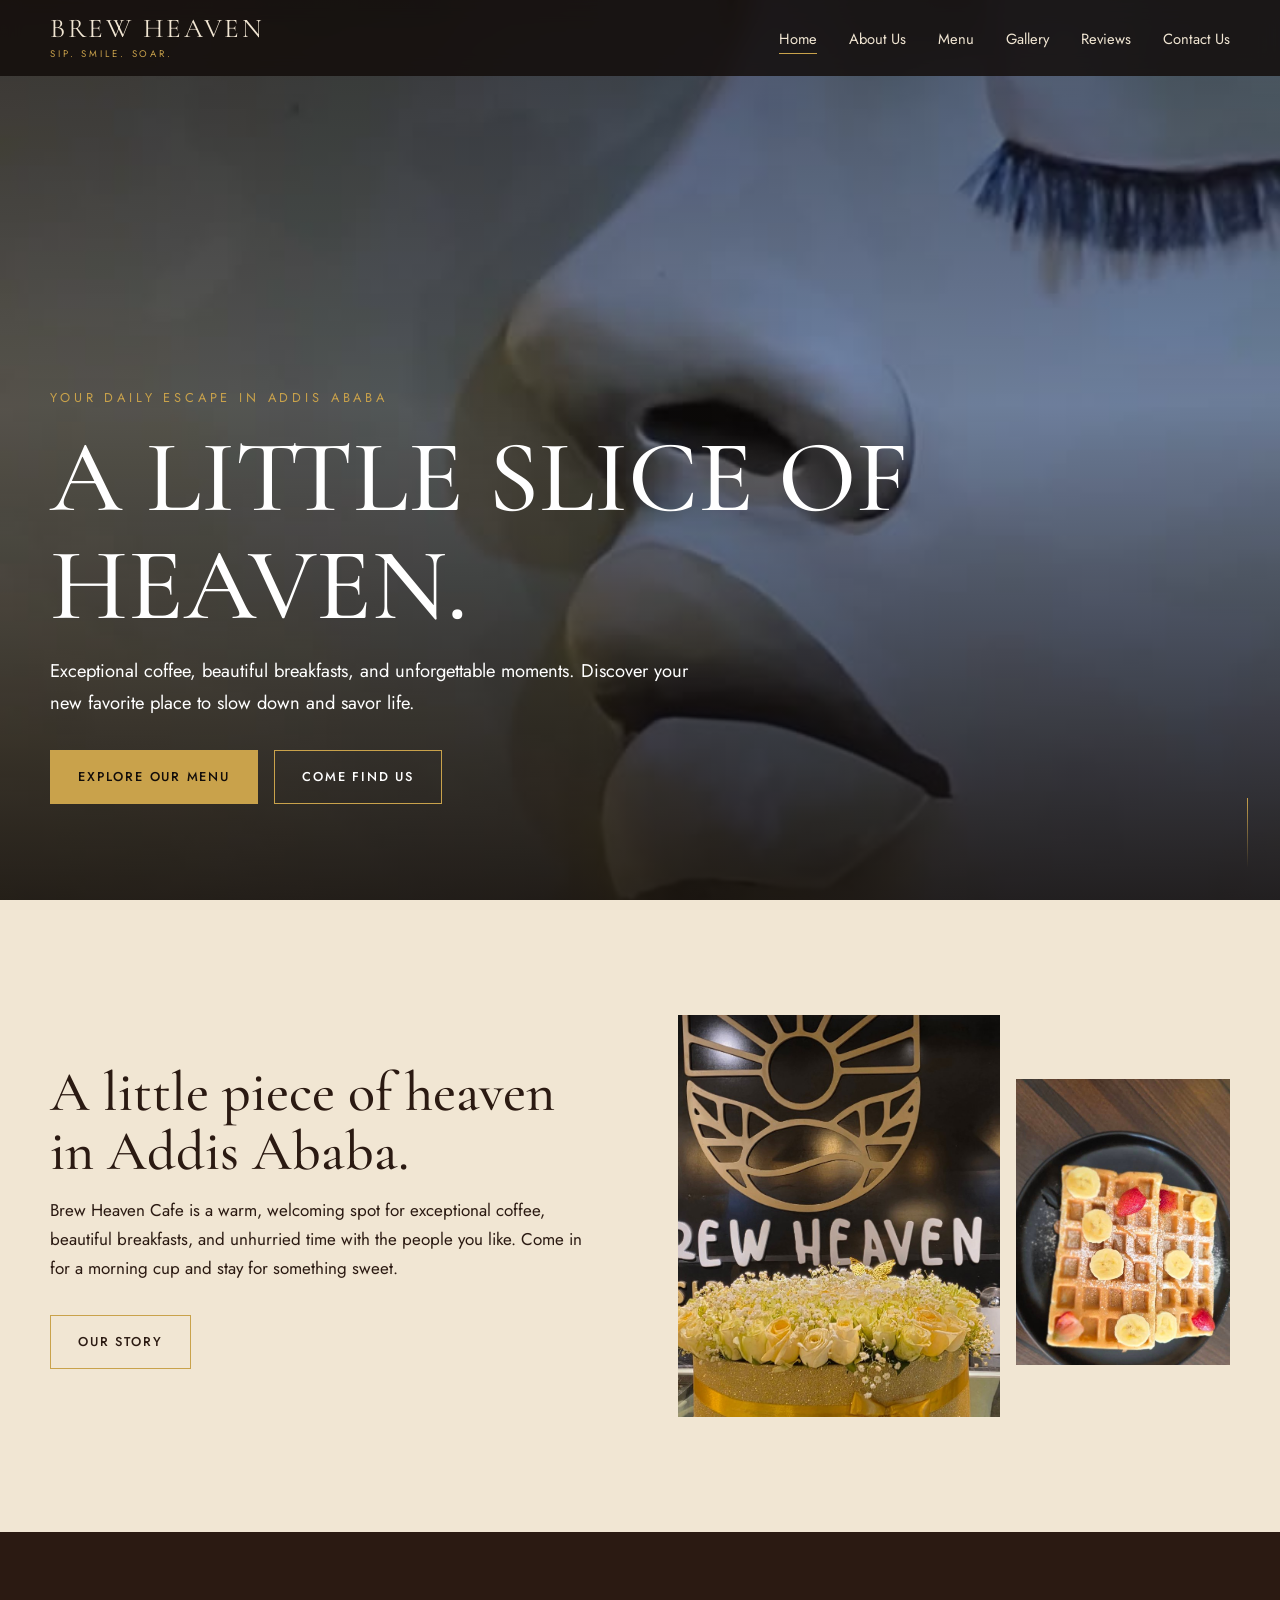
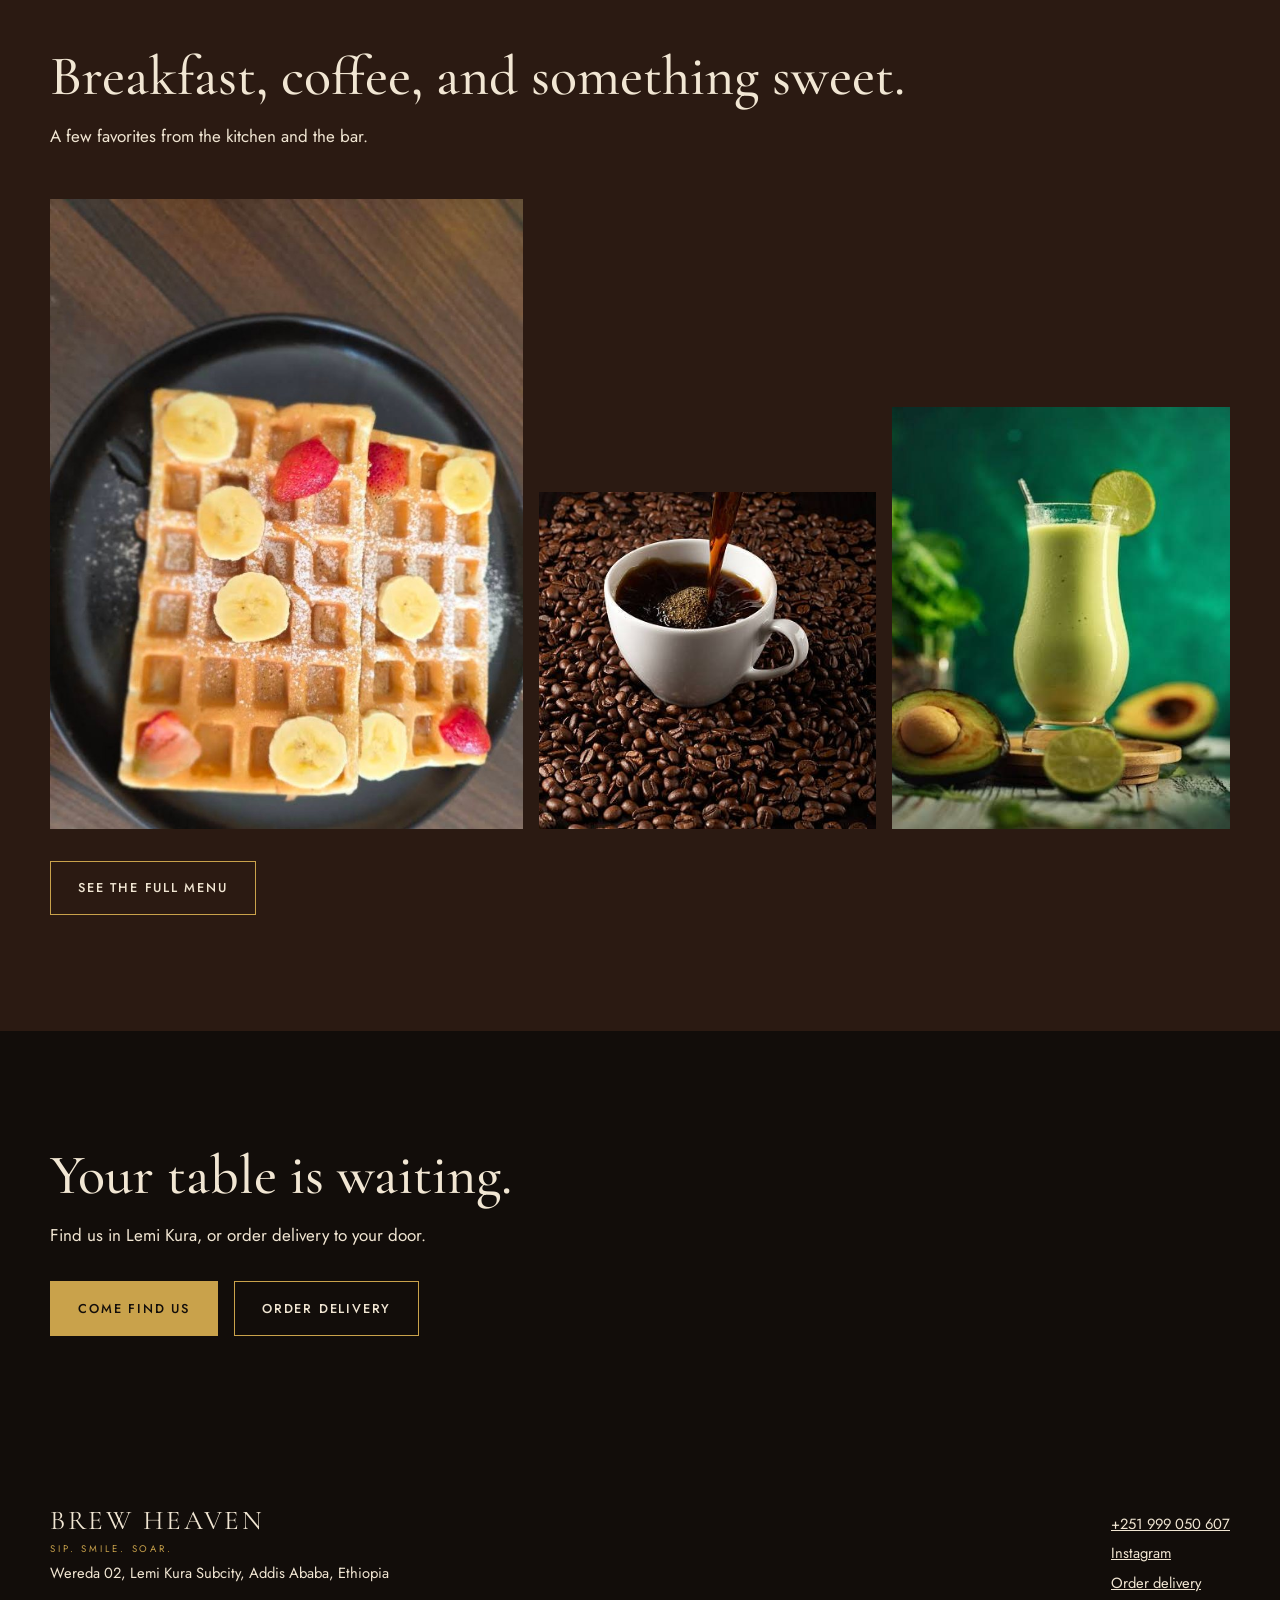
<file: index.html>
<!DOCTYPE html>
<html lang="en"><head><meta charset="utf-8"><meta name="viewport" content="width=device-width,initial-scale=1">
<title>Brew Heaven Cafe | Coffee and Breakfast in Addis Ababa</title><meta name="description" content="Exceptional coffee, beautiful breakfasts, and unforgettable moments at Brew Heaven Cafe in Lemi Kura, Addis Ababa.">
<meta property="og:type" content="website"><meta property="og:title" content="Brew Heaven Cafe | Coffee and Breakfast in Addis Ababa"><meta property="og:description" content="Exceptional coffee, beautiful breakfasts, and unforgettable moments at Brew Heaven Cafe in Lemi Kura, Addis Ababa."><meta property="og:image" content="images/interior-counter.jpg">
<link rel="preconnect" href="https://fonts.googleapis.com"><link rel="preconnect" href="https://fonts.gstatic.com" crossorigin>
<link href="https://fonts.googleapis.com/css2?family=Cormorant+Garamond:wght@500;600&family=Jost:wght@400;500&display=swap" rel="stylesheet">
<link rel="stylesheet" href="css/styles.css"></head><body>
<header><div class="wrap bar">
<!-- LOGO: when you have the logo file, replace the text below with <img src="images/logo.png" alt="Brew Heaven Cafe" height="44"> -->
<a class="brand" href="index.html">BREW HEAVEN<small>SIP. SMILE. SOAR.</small></a>
<button id="burger" aria-label="Open menu" aria-expanded="false" aria-controls="menu">Menu</button>
<nav aria-label="Main"><ul class="menu" id="menu"><li><a href="index.html" aria-current="page">Home</a></li><li><a href="about.html">About Us</a></li><li><a href="menu.html">Menu</a></li><li><a href="gallery.html">Gallery</a></li><li><a href="reviews.html">Reviews</a></li><li><a href="contact.html">Contact Us</a></li></ul></nav></div></header>
<main><section class="hero"><video autoplay muted loop playsinline preload="auto" poster="images/hero-poster.jpg" aria-hidden="true"><source src="video/hero.mp4" type="video/mp4"></video>
<div class="wrap"><p class="intro">YOUR DAILY ESCAPE IN ADDIS ABABA</p><h1><span style="animation-delay:0.3s">A</span> <span style="animation-delay:0.48s">LITTLE</span> <span style="animation-delay:0.6599999999999999s">SLICE</span> <span style="animation-delay:0.8400000000000001s">OF</span> <span style="animation-delay:1.02s">HEAVEN.</span> </h1>
<p>Exceptional coffee, beautiful breakfasts, and unforgettable moments. Discover your new favorite place to slow down and savor life.</p>
<div class="btns"><a class="btn fill" href="menu.html" >EXPLORE OUR MENU</a><a class="btn " href="contact.html" >COME FIND US</a></div></div><span class="scroll" aria-hidden="true"></span></section><section class="cream"><div class="wrap"><div class="split"><div class="rv"><h2>A little piece of heaven in Addis Ababa.</h2><p>Brew Heaven Cafe is a warm, welcoming spot for exceptional coffee, beautiful breakfasts, and unhurried time with the people you like. Come in for a morning cup and stay for something sweet.</p><div class="btns"><a class="btn " href="about.html" >OUR STORY</a></div></div>
<div class="duo"><div class="ph "><img src="images/logo-wall-roses.jpg" alt="The Brew Heaven sign and gold sun logo on a black wall above a bouquet of cream roses" width="1105" height="1045" loading="lazy" decoding="async"></div><div class="ph "><img src="images/waffles.jpg" alt="Two golden waffles dusted with sugar and topped with banana slices and strawberries on a black plate" width="885" height="1040" loading="lazy" decoding="async"></div></div></div></div></section><section class="dark"><div class="wrap"><h2 class="rv">Breakfast, coffee, and something sweet.</h2><p>A few favorites from the kitchen and the bar.</p>
<div class="tri"><div class="ph "><img src="images/waffles.jpg" alt="Two golden waffles dusted with sugar and topped with banana slices and strawberries on a black plate" width="885" height="1040" loading="lazy" decoding="async"></div><div class="ph "><img src="images/coffee.jpg" alt="Fresh coffee being poured into a white cup surrounded by roasted coffee beans" width="411" height="612" loading="lazy" decoding="async"></div><div class="ph "><img src="images/avocado-juice.jpg" alt="A tall glass of creamy avocado juice with a lime slice beside halved avocados" width="495" height="619" loading="lazy" decoding="async"></div></div><div class="btns"><a class="btn " href="menu.html" >SEE THE FULL MENU</a></div></div></section><section class="black"><div class="wrap"><h2>Your table is waiting.</h2><p>Find us in Lemi Kura, or order delivery to your door.</p><div class="btns"><a class="btn fill" href="contact.html" >COME FIND US</a><a class="btn " href="https://deliveraddis.com/restaurants/brew-heaven" target="_blank" rel="noopener">ORDER DELIVERY</a></div></div></section></main>
<footer><div class="wrap"><div><a class="brand" href="index.html">BREW HEAVEN<small>SIP. SMILE. SOAR.</small></a><p>Wereda 02, Lemi Kura Subcity, Addis Ababa, Ethiopia</p></div>
<div><p><a href="tel:+251999050607">+251 999 050 607</a></p><p><a href="https://www.instagram.com/brewheaven_addis/" target="_blank" rel="noopener">Instagram</a></p><p><a href="https://deliveraddis.com/restaurants/brew-heaven" target="_blank" rel="noopener">Order delivery</a></p></div></div></footer>
<script src="js/main.js"></script></body></html>
</file>
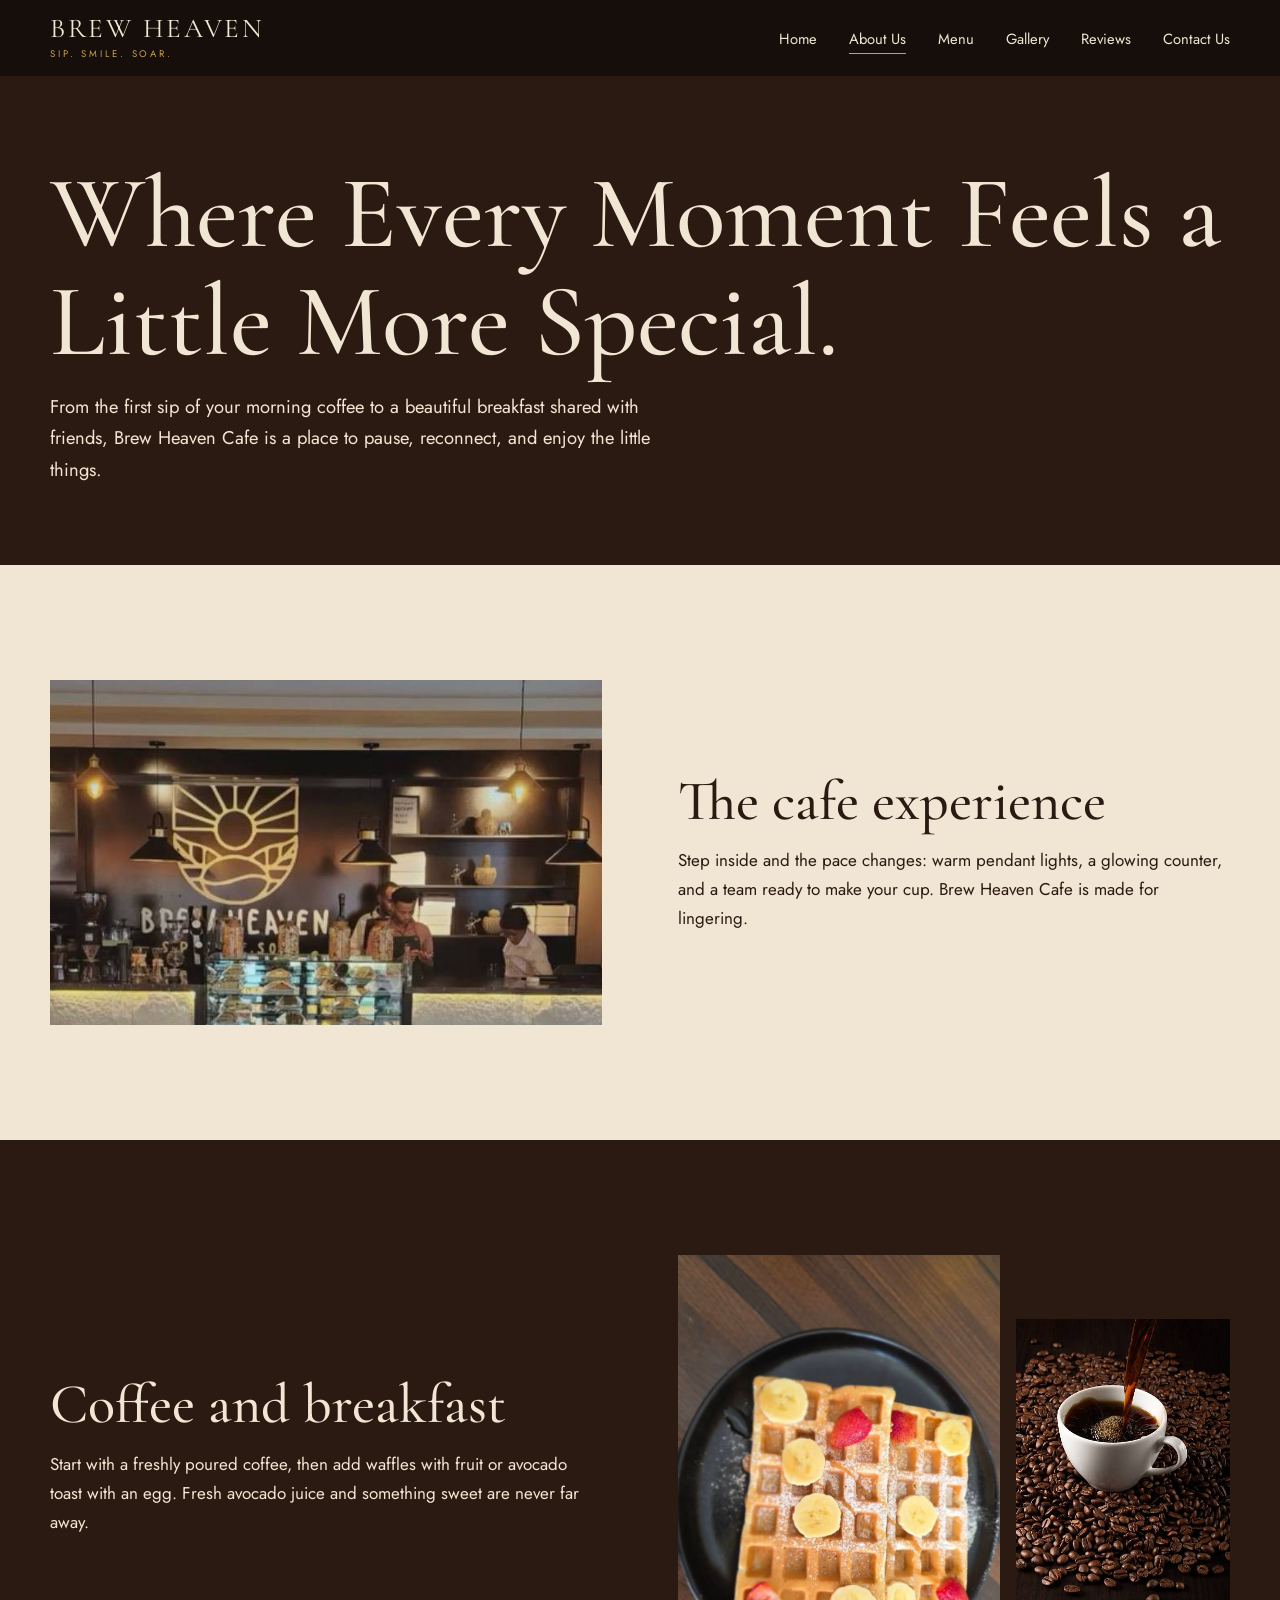
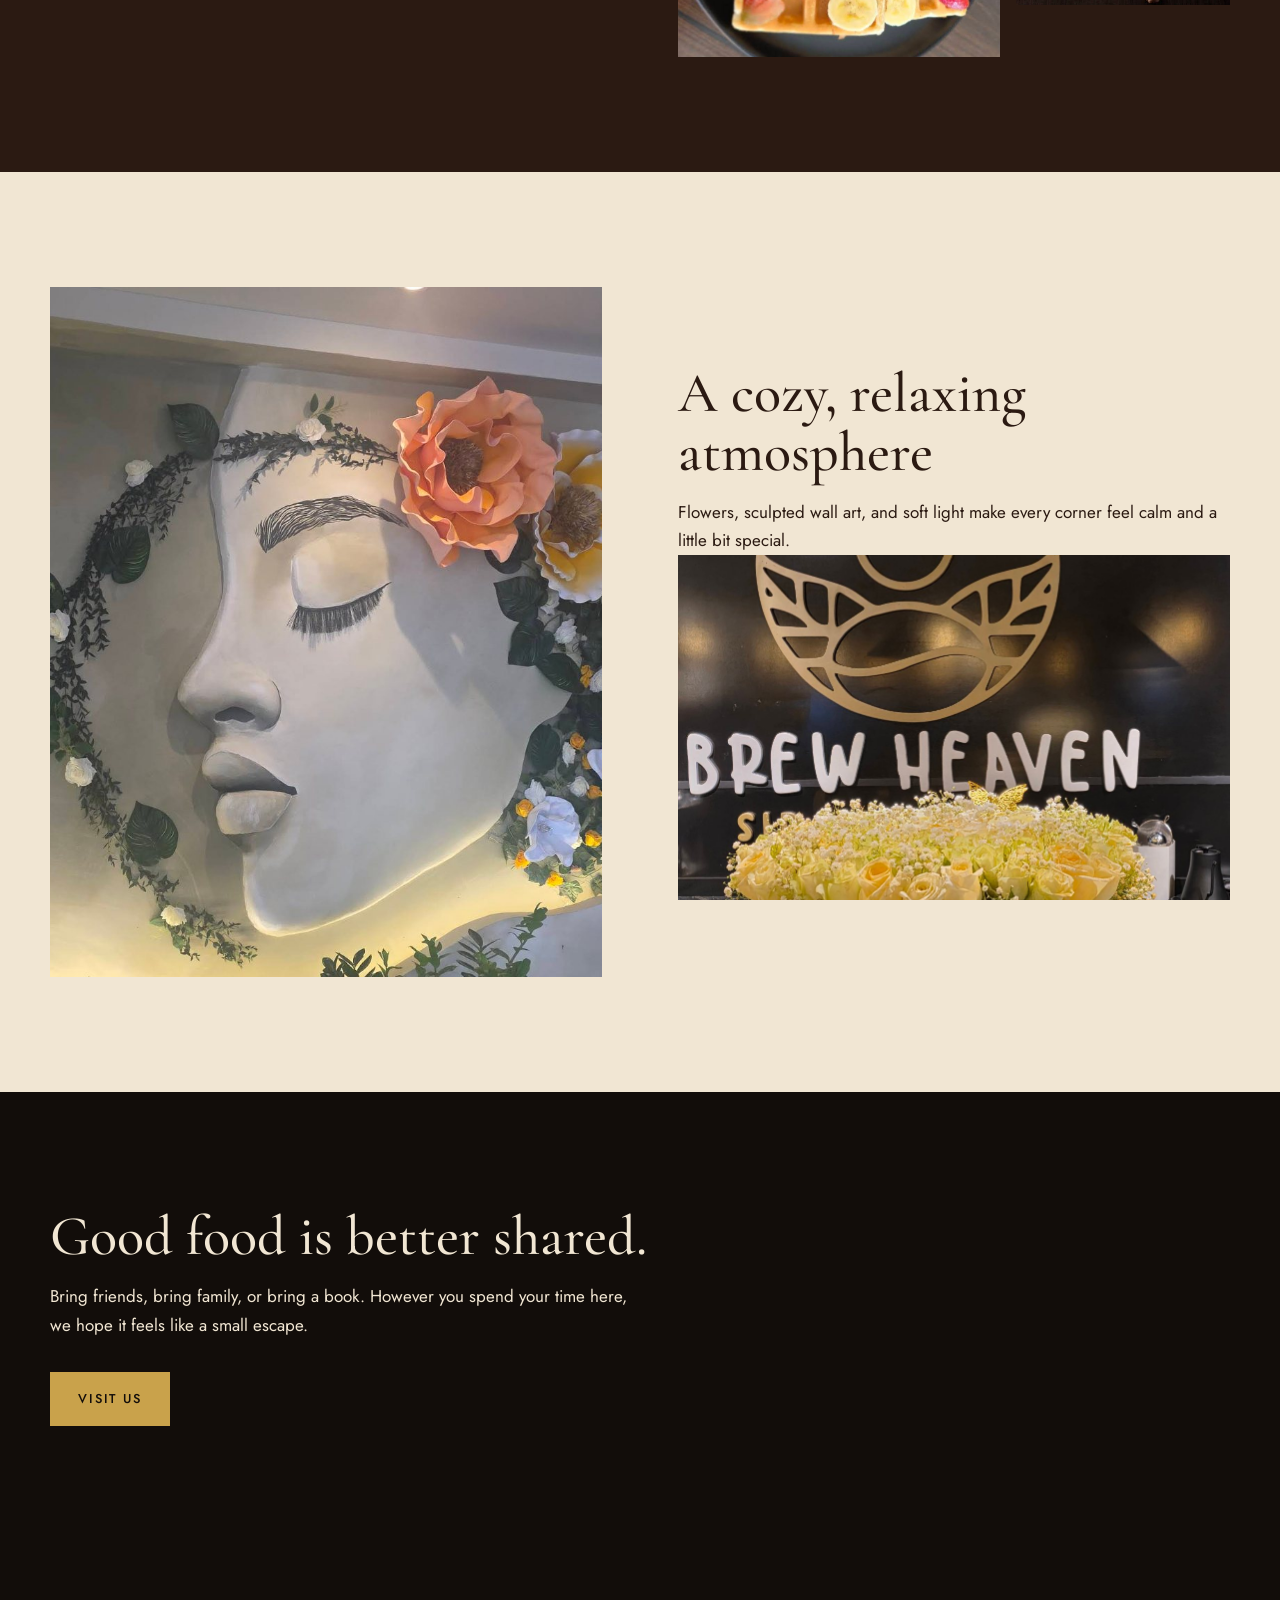
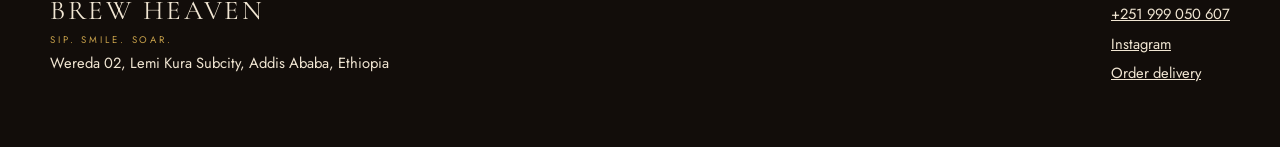
<file: about.html>
<!DOCTYPE html>
<html lang="en"><head><meta charset="utf-8"><meta name="viewport" content="width=device-width,initial-scale=1">
<title>About Us | Brew Heaven Cafe</title><meta name="description" content="Brew Heaven Cafe is a cozy place in Addis Ababa to pause, reconnect, and enjoy coffee, breakfast, and good company.">
<meta property="og:type" content="website"><meta property="og:title" content="About Us | Brew Heaven Cafe"><meta property="og:description" content="Brew Heaven Cafe is a cozy place in Addis Ababa to pause, reconnect, and enjoy coffee, breakfast, and good company."><meta property="og:image" content="images/interior-counter.jpg">
<link rel="preconnect" href="https://fonts.googleapis.com"><link rel="preconnect" href="https://fonts.gstatic.com" crossorigin>
<link href="https://fonts.googleapis.com/css2?family=Cormorant+Garamond:wght@500;600&family=Jost:wght@400;500&display=swap" rel="stylesheet">
<link rel="stylesheet" href="css/styles.css"></head><body>
<header><div class="wrap bar">
<!-- LOGO: when you have the logo file, replace the text below with <img src="images/logo.png" alt="Brew Heaven Cafe" height="44"> -->
<a class="brand" href="index.html">BREW HEAVEN<small>SIP. SMILE. SOAR.</small></a>
<button id="burger" aria-label="Open menu" aria-expanded="false" aria-controls="menu">Menu</button>
<nav aria-label="Main"><ul class="menu" id="menu"><li><a href="index.html">Home</a></li><li><a href="about.html" aria-current="page">About Us</a></li><li><a href="menu.html">Menu</a></li><li><a href="gallery.html">Gallery</a></li><li><a href="reviews.html">Reviews</a></li><li><a href="contact.html">Contact Us</a></li></ul></nav></div></header>
<main><section class="phead dark"><div class="wrap"><h1>Where Every Moment Feels a Little More Special.</h1><p>From the first sip of your morning coffee to a beautiful breakfast shared with friends, Brew Heaven Cafe is a place to pause, reconnect, and enjoy the little things.</p></div></section><section class="cream"><div class="wrap"><div class="split"><div class="ph land"><img src="images/interior-counter.jpg" alt="The Brew Heaven Cafe counter with warm pendant lights, the sun-and-leaf logo sign and a pastry display" width="1008" height="420" loading="lazy" decoding="async"></div><div><h2>The cafe experience</h2><p>Step inside and the pace changes: warm pendant lights, a glowing counter, and a team ready to make your cup. Brew Heaven Cafe is made for lingering.</p></div></div></div></section><section class="dark"><div class="wrap"><div class="split rev"><div class="duo"><div class="ph "><img src="images/waffles.jpg" alt="Two golden waffles dusted with sugar and topped with banana slices and strawberries on a black plate" width="885" height="1040" loading="lazy" decoding="async"></div><div class="ph "><img src="images/coffee.jpg" alt="Fresh coffee being poured into a white cup surrounded by roasted coffee beans" width="411" height="612" loading="lazy" decoding="async"></div></div><div><h2>Coffee and breakfast</h2><p>Start with a freshly poured coffee, then add waffles with fruit or avocado toast with an egg. Fresh avocado juice and something sweet are never far away.</p></div></div></div></section><section class="cream"><div class="wrap"><div class="split"><div class="ph tall"><img src="images/wall-art-mural.jpg" alt="A sculpted wall mural of a woman's face crowned with paper flowers and greenery" width="1258" height="992" loading="lazy" decoding="async"></div><div><h2>A cozy, relaxing atmosphere</h2><p>Flowers, sculpted wall art, and soft light make every corner feel calm and a little bit special.</p><div class="ph land"><img src="images/logo-wall-roses.jpg" alt="The Brew Heaven sign and gold sun logo on a black wall above a bouquet of cream roses" width="1105" height="1045" loading="lazy" decoding="async"></div></div></div></div></section><section class="black"><div class="wrap"><h2>Good food is better shared.</h2><p>Bring friends, bring family, or bring a book. However you spend your time here, we hope it feels like a small escape.</p><div class="btns"><a class="btn fill" href="contact.html" >VISIT US</a></div></div></section></main>
<footer><div class="wrap"><div><a class="brand" href="index.html">BREW HEAVEN<small>SIP. SMILE. SOAR.</small></a><p>Wereda 02, Lemi Kura Subcity, Addis Ababa, Ethiopia</p></div>
<div><p><a href="tel:+251999050607">+251 999 050 607</a></p><p><a href="https://www.instagram.com/brewheaven_addis/" target="_blank" rel="noopener">Instagram</a></p><p><a href="https://deliveraddis.com/restaurants/brew-heaven" target="_blank" rel="noopener">Order delivery</a></p></div></div></footer>
<script src="js/main.js"></script></body></html>
</file>
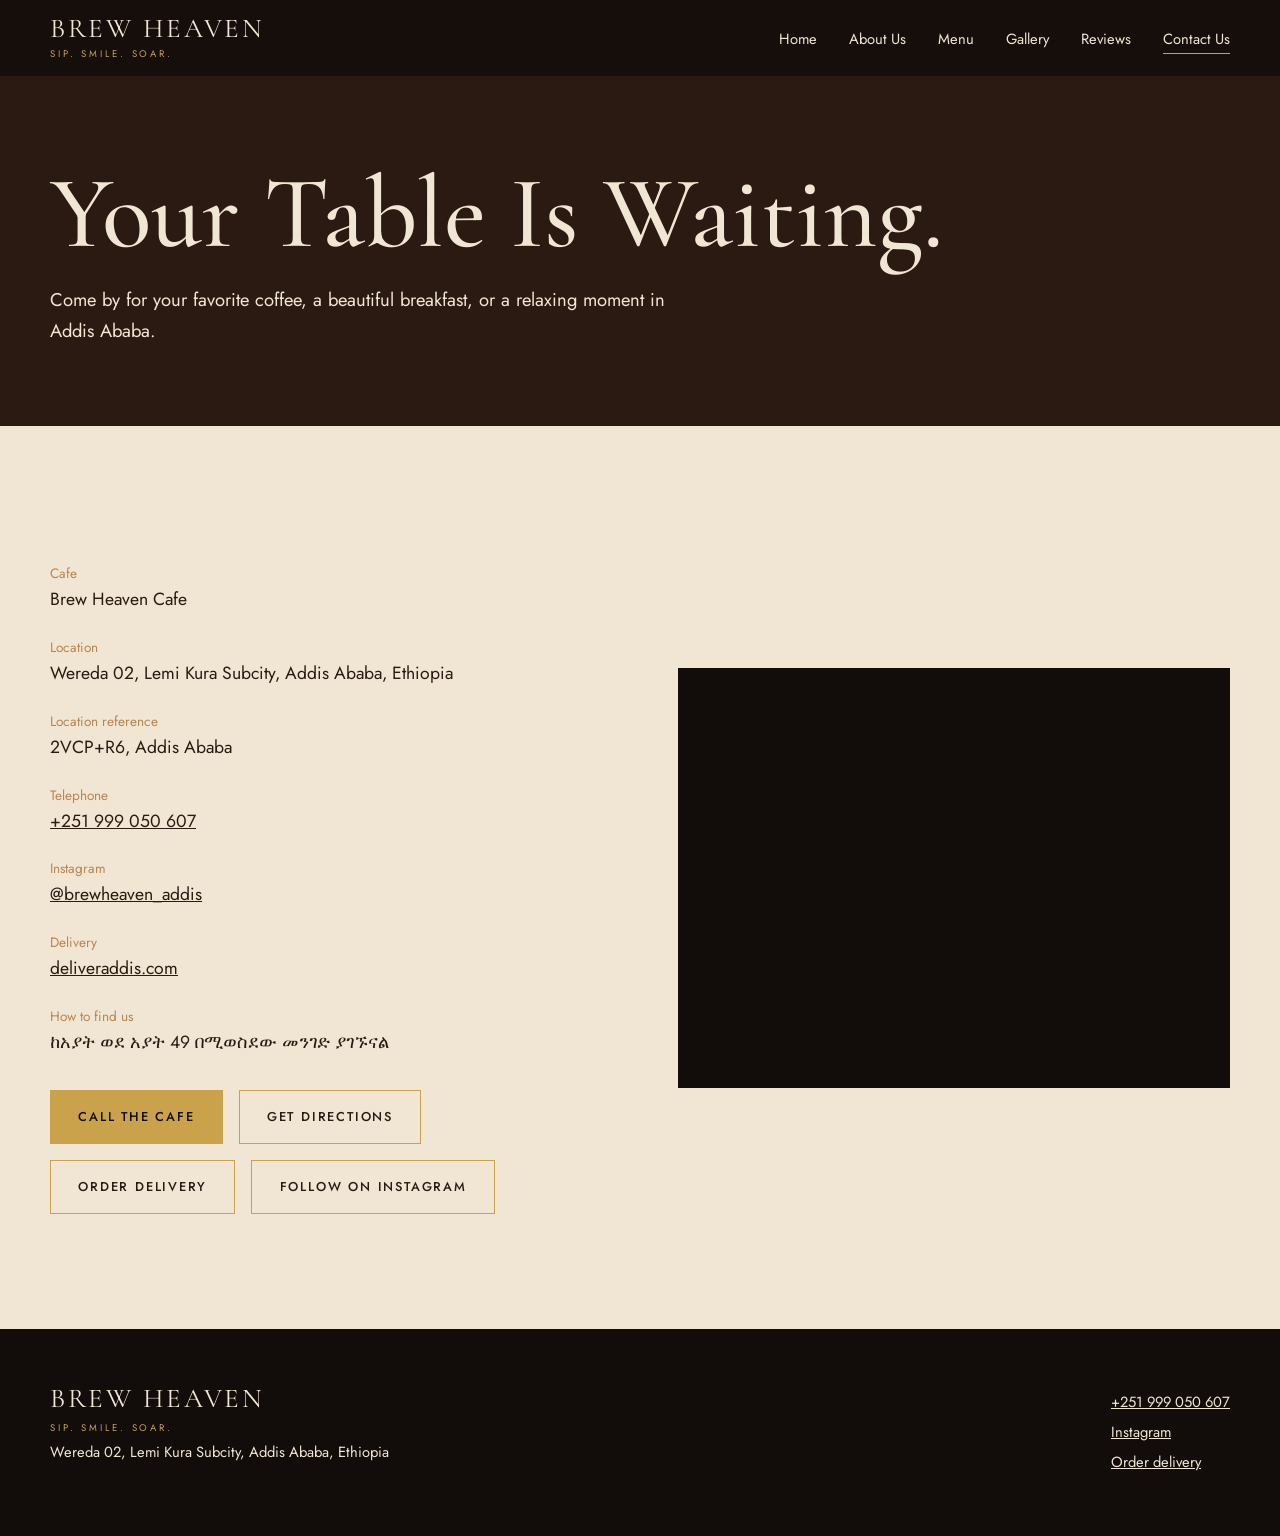
<file: contact.html>
<!DOCTYPE html>
<html lang="en"><head><meta charset="utf-8"><meta name="viewport" content="width=device-width,initial-scale=1">
<title>Contact Us | Brew Heaven Cafe</title><meta name="description" content="Find Brew Heaven Cafe in Lemi Kura, Addis Ababa. Call, get directions, order delivery, or follow on Instagram.">
<meta property="og:type" content="website"><meta property="og:title" content="Contact Us | Brew Heaven Cafe"><meta property="og:description" content="Find Brew Heaven Cafe in Lemi Kura, Addis Ababa. Call, get directions, order delivery, or follow on Instagram."><meta property="og:image" content="images/interior-counter.jpg">
<link rel="preconnect" href="https://fonts.googleapis.com"><link rel="preconnect" href="https://fonts.gstatic.com" crossorigin>
<link href="https://fonts.googleapis.com/css2?family=Cormorant+Garamond:wght@500;600&family=Jost:wght@400;500&display=swap" rel="stylesheet">
<link rel="stylesheet" href="css/styles.css"></head><body>
<header><div class="wrap bar">
<!-- LOGO: when you have the logo file, replace the text below with <img src="images/logo.png" alt="Brew Heaven Cafe" height="44"> -->
<a class="brand" href="index.html">BREW HEAVEN<small>SIP. SMILE. SOAR.</small></a>
<button id="burger" aria-label="Open menu" aria-expanded="false" aria-controls="menu">Menu</button>
<nav aria-label="Main"><ul class="menu" id="menu"><li><a href="index.html">Home</a></li><li><a href="about.html">About Us</a></li><li><a href="menu.html">Menu</a></li><li><a href="gallery.html">Gallery</a></li><li><a href="reviews.html">Reviews</a></li><li><a href="contact.html" aria-current="page">Contact Us</a></li></ul></nav></div></header>
<main><section class="phead dark"><div class="wrap"><h1>Your Table Is Waiting.</h1><p>Come by for your favorite coffee, a beautiful breakfast, or a relaxing moment in Addis Ababa.</p></div></section><section class="cream"><div class="wrap"><div class="split"><div><dl><dt>Cafe</dt><dd>Brew Heaven Cafe</dd><dt>Location</dt><dd>Wereda 02, Lemi Kura Subcity, Addis Ababa, Ethiopia</dd><dt>Location reference</dt><dd>2VCP+R6, Addis Ababa</dd>
<dt>Telephone</dt><dd><a href="tel:+251999050607">+251 999 050 607</a></dd><dt>Instagram</dt><dd><a href="https://www.instagram.com/brewheaven_addis/" target="_blank" rel="noopener">@brewheaven_addis</a></dd><dt>Delivery</dt><dd><a href="https://deliveraddis.com/restaurants/brew-heaven" target="_blank" rel="noopener">deliveraddis.com</a></dd>
<dt>How to find us</dt><dd lang="am">ከአያት ወደ አያት 49 በሚወስደው መንገድ ያገኙናል</dd></dl>
<div class="btns"><a class="btn fill" href="tel:+251999050607" >CALL THE CAFE</a><a class="btn " href="https://www.google.com/maps/dir/?api=1&destination=2VCP%2BR6%2C%20Addis%20Ababa" target="_blank" rel="noopener">GET DIRECTIONS</a><a class="btn " href="https://deliveraddis.com/restaurants/brew-heaven" target="_blank" rel="noopener">ORDER DELIVERY</a><a class="btn " href="https://www.instagram.com/brewheaven_addis/" target="_blank" rel="noopener">FOLLOW ON INSTAGRAM</a></div></div>
<div class="map ph"><iframe src="https://maps.google.com/maps?q=2VCP%2BR6%20Addis%20Ababa&output=embed" title="Map showing Brew Heaven Cafe, Addis Ababa" loading="lazy" referrerpolicy="no-referrer-when-downgrade"></iframe></div></div></div></section></main>
<footer><div class="wrap"><div><a class="brand" href="index.html">BREW HEAVEN<small>SIP. SMILE. SOAR.</small></a><p>Wereda 02, Lemi Kura Subcity, Addis Ababa, Ethiopia</p></div>
<div><p><a href="tel:+251999050607">+251 999 050 607</a></p><p><a href="https://www.instagram.com/brewheaven_addis/" target="_blank" rel="noopener">Instagram</a></p><p><a href="https://deliveraddis.com/restaurants/brew-heaven" target="_blank" rel="noopener">Order delivery</a></p></div></div></footer>
<script src="js/main.js"></script></body></html>
</file>
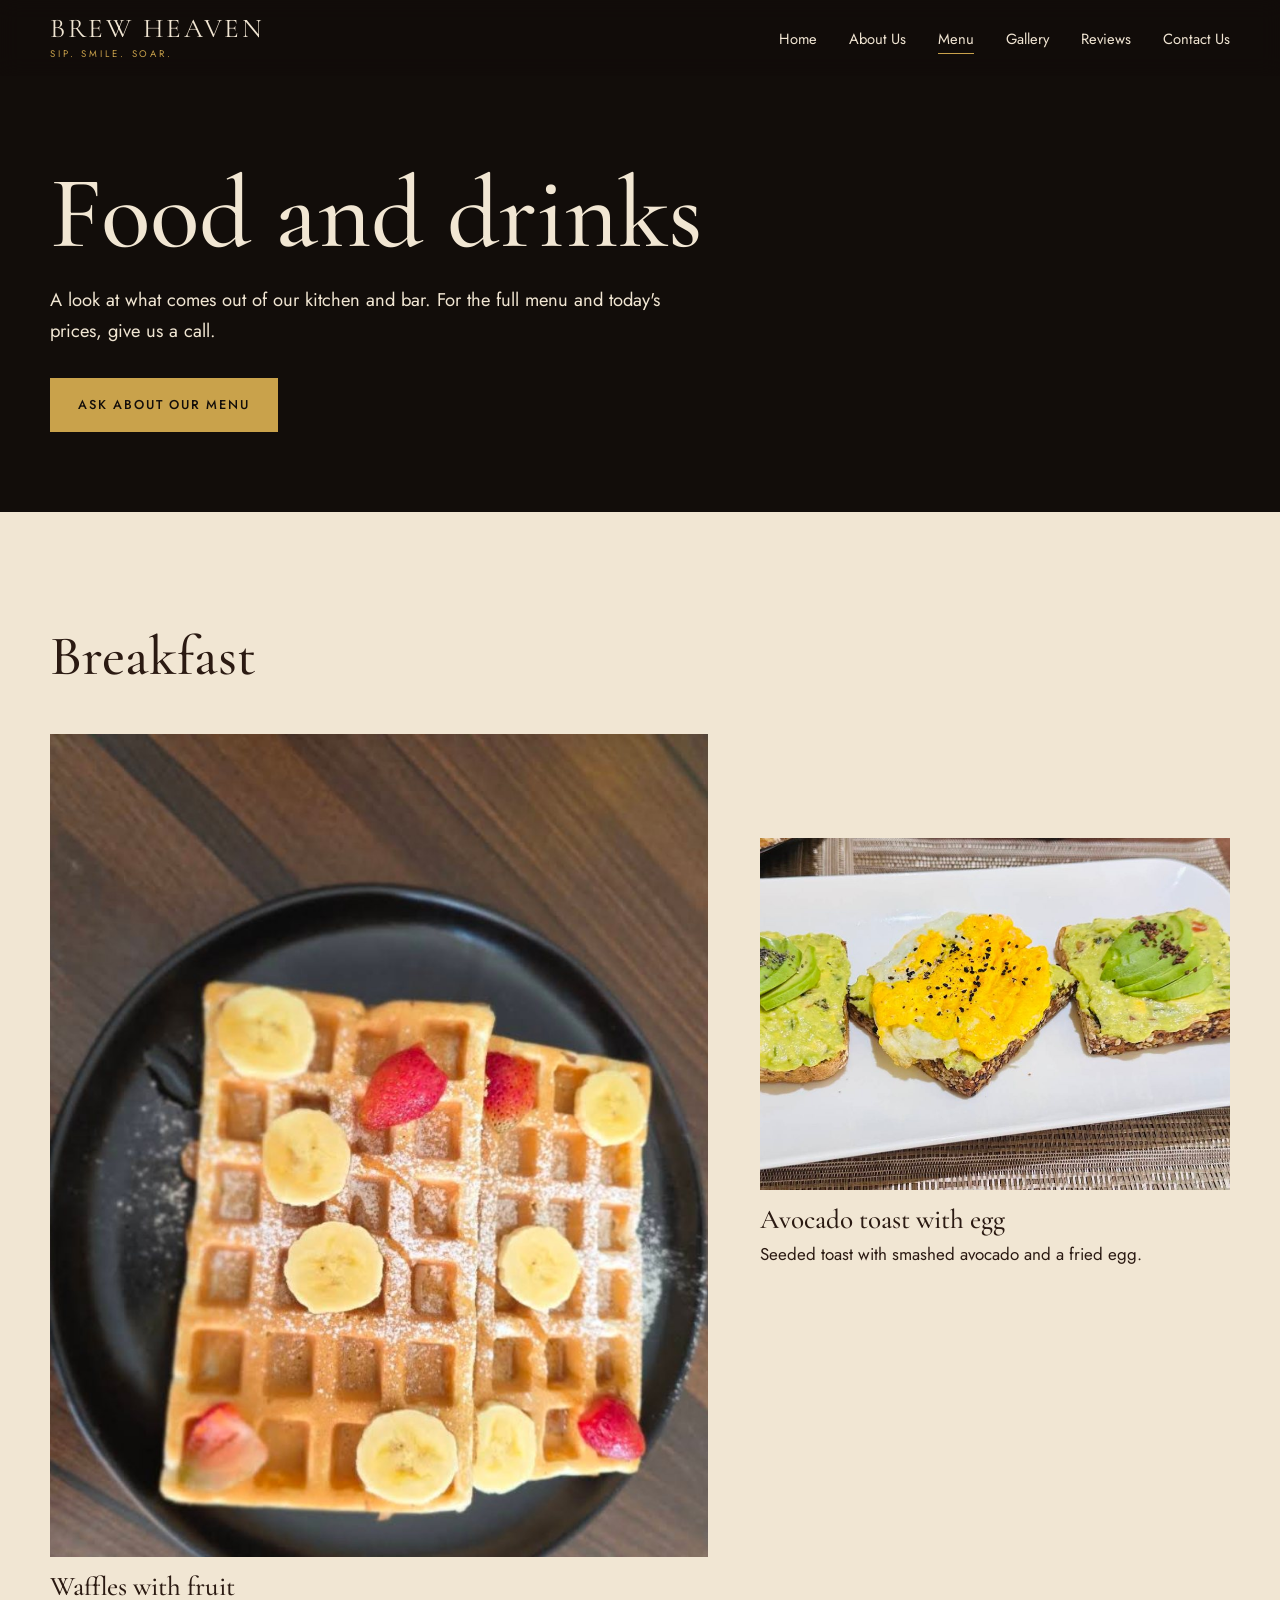
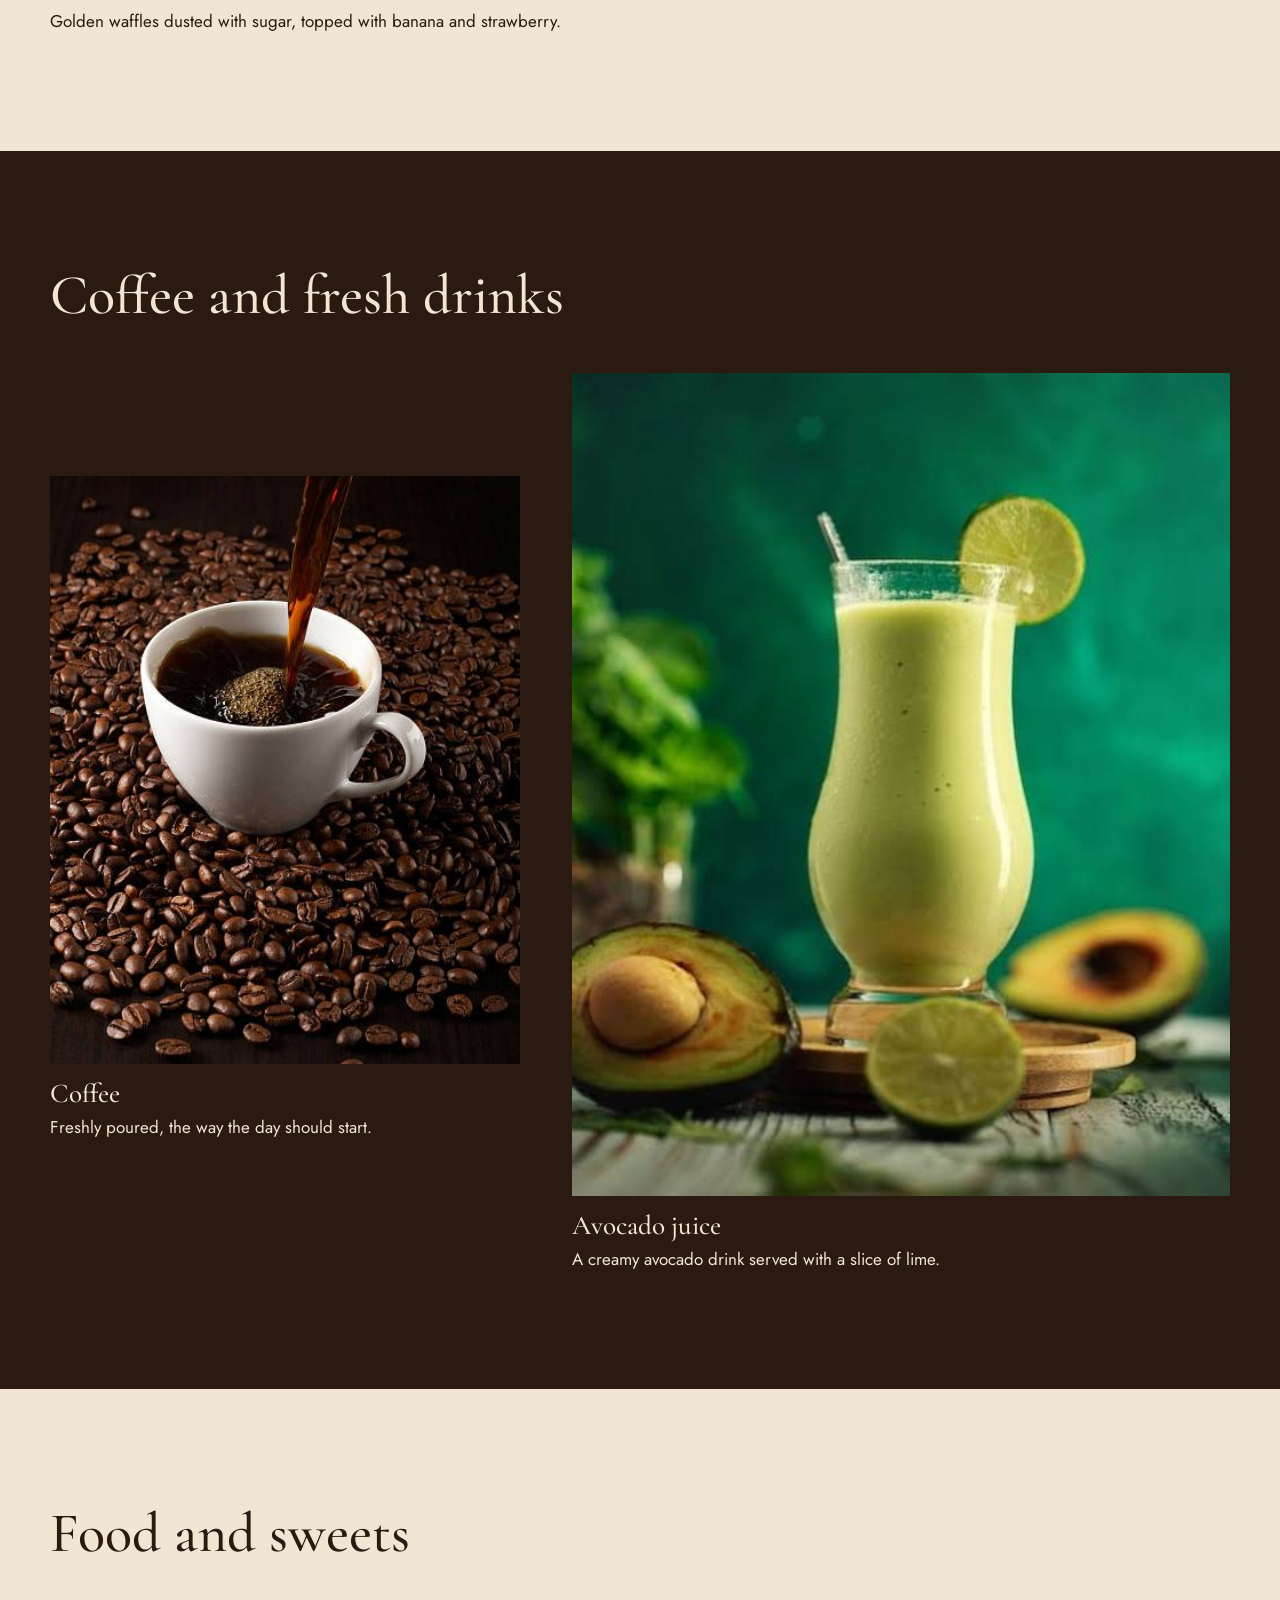
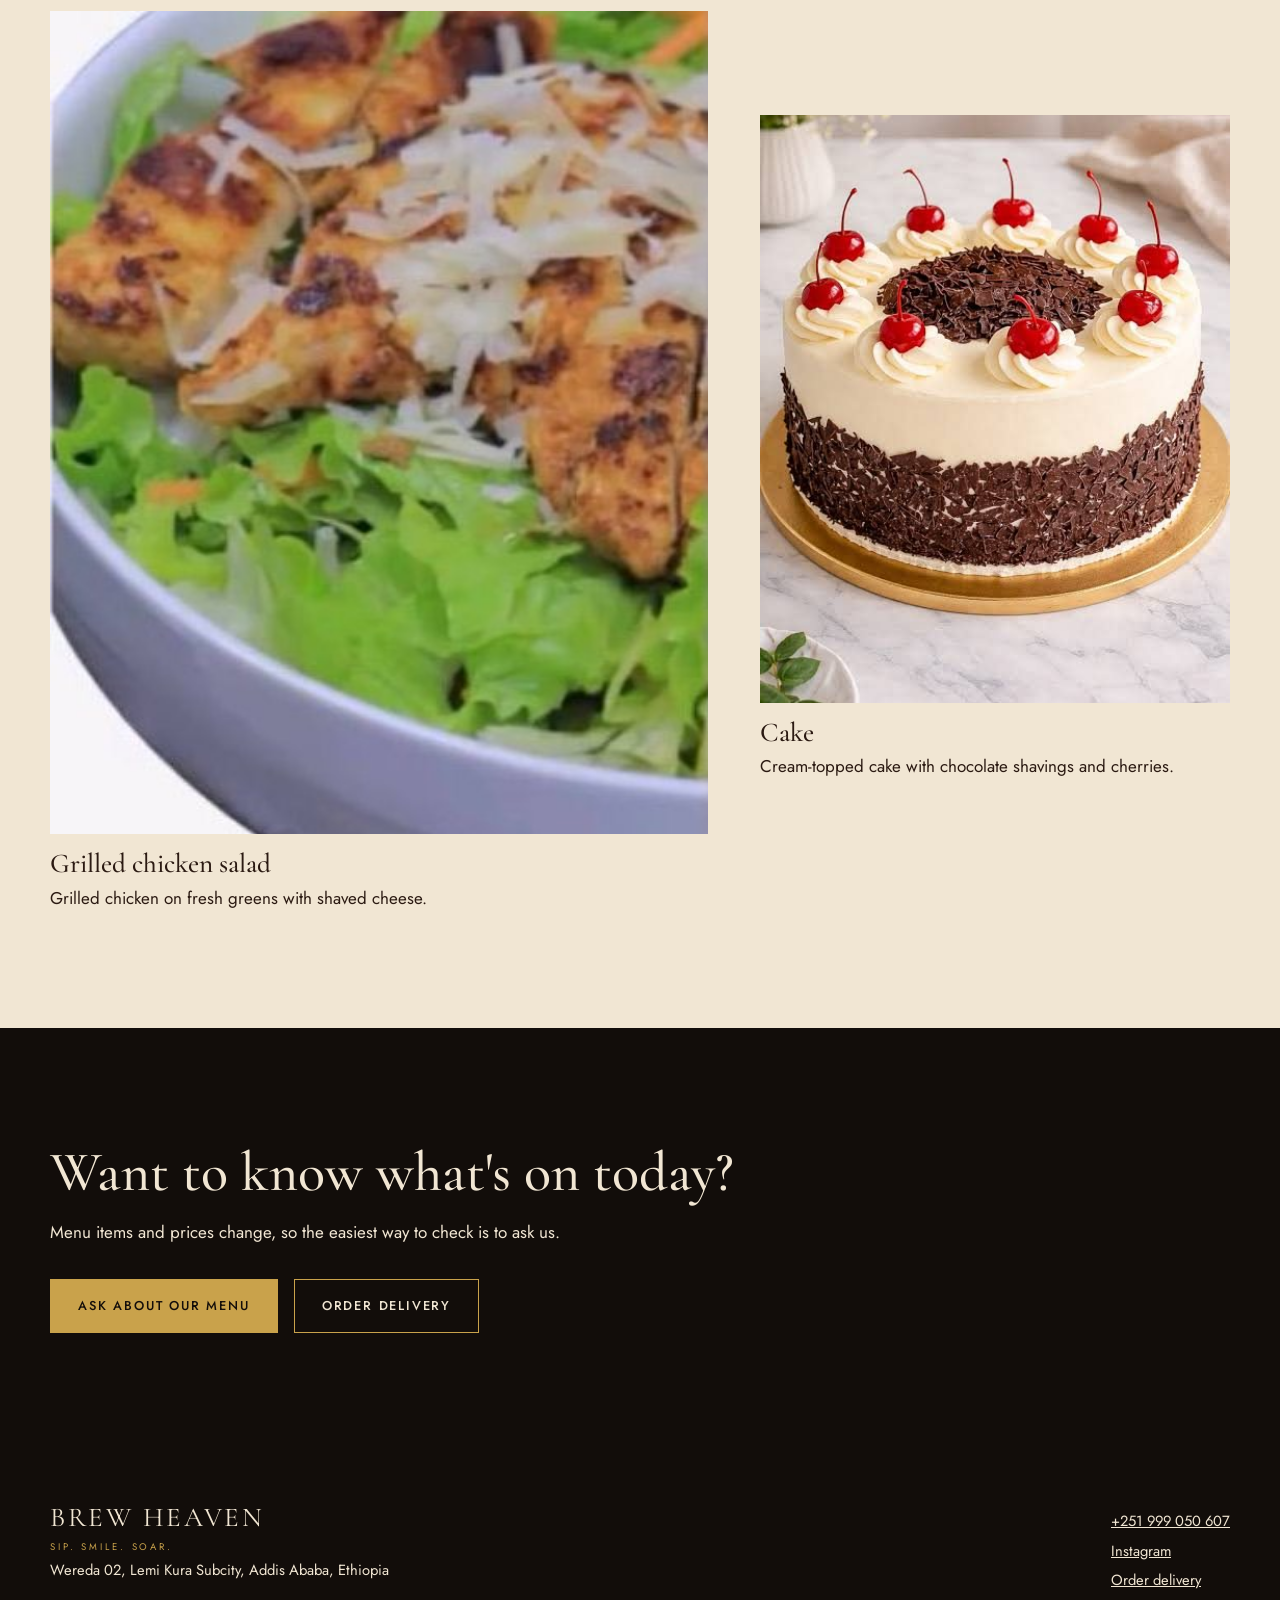
<file: menu.html>
<!DOCTYPE html>
<html lang="en"><head><meta charset="utf-8"><meta name="viewport" content="width=device-width,initial-scale=1">
<title>Menu | Brew Heaven Cafe</title><meta name="description" content="Breakfast, coffee, fresh drinks, and sweets at Brew Heaven Cafe in Addis Ababa. Call to ask about today's menu.">
<meta property="og:type" content="website"><meta property="og:title" content="Menu | Brew Heaven Cafe"><meta property="og:description" content="Breakfast, coffee, fresh drinks, and sweets at Brew Heaven Cafe in Addis Ababa. Call to ask about today's menu."><meta property="og:image" content="images/interior-counter.jpg">
<link rel="preconnect" href="https://fonts.googleapis.com"><link rel="preconnect" href="https://fonts.gstatic.com" crossorigin>
<link href="https://fonts.googleapis.com/css2?family=Cormorant+Garamond:wght@500;600&family=Jost:wght@400;500&display=swap" rel="stylesheet">
<link rel="stylesheet" href="css/styles.css"></head><body>
<header><div class="wrap bar">
<!-- LOGO: when you have the logo file, replace the text below with <img src="images/logo.png" alt="Brew Heaven Cafe" height="44"> -->
<a class="brand" href="index.html">BREW HEAVEN<small>SIP. SMILE. SOAR.</small></a>
<button id="burger" aria-label="Open menu" aria-expanded="false" aria-controls="menu">Menu</button>
<nav aria-label="Main"><ul class="menu" id="menu"><li><a href="index.html">Home</a></li><li><a href="about.html">About Us</a></li><li><a href="menu.html" aria-current="page">Menu</a></li><li><a href="gallery.html">Gallery</a></li><li><a href="reviews.html">Reviews</a></li><li><a href="contact.html">Contact Us</a></li></ul></nav></div></header>
<main><section class="phead black"><div class="wrap"><h1>Food and drinks</h1><p>A look at what comes out of our kitchen and bar. For the full menu and today's prices, give us a call.</p><div class="btns"><a class="btn fill" href="tel:+251999050607" >ASK ABOUT OUR MENU</a></div></div></section><section class="cream"><div class="wrap"><h2>Breakfast</h2><div class="pair"><figure><div class="ph "><img src="images/waffles.jpg" alt="Two golden waffles dusted with sugar and topped with banana slices and strawberries on a black plate" width="885" height="1040" loading="lazy" decoding="async"></div><figcaption><h3>Waffles with fruit</h3><p>Golden waffles dusted with sugar, topped with banana and strawberry.</p></figcaption></figure><figure><div class="ph wide"><img src="images/avocado-toast.jpg" alt="Three slices of seeded toast topped with smashed avocado and a fried egg" width="1400" height="674" loading="lazy" decoding="async"></div><figcaption><h3>Avocado toast with egg</h3><p>Seeded toast with smashed avocado and a fried egg.</p></figcaption></figure></div></div></section><section class="dark"><div class="wrap"><h2>Coffee and fresh drinks</h2><div class="pair flip"><figure><div class="ph "><img src="images/coffee.jpg" alt="Fresh coffee being poured into a white cup surrounded by roasted coffee beans" width="411" height="612" loading="lazy" decoding="async"></div><figcaption><h3>Coffee</h3><p>Freshly poured, the way the day should start.</p></figcaption></figure><figure><div class="ph "><img src="images/avocado-juice.jpg" alt="A tall glass of creamy avocado juice with a lime slice beside halved avocados" width="495" height="619" loading="lazy" decoding="async"></div><figcaption><h3>Avocado juice</h3><p>A creamy avocado drink served with a slice of lime.</p></figcaption></figure></div></div></section><section class="cream"><div class="wrap"><h2>Food and sweets</h2><div class="pair"><figure><div class="ph "><img src="images/salad.jpg" alt="Grilled chicken over fresh lettuce with shaved cheese in a bowl" width="395" height="670" loading="lazy" decoding="async"></div><figcaption><h3>Grilled chicken salad</h3><p>Grilled chicken on fresh greens with shaved cheese.</p></figcaption></figure><figure><div class="ph "><img src="images/cake.jpg" alt="Cream-covered cake with chocolate shavings and cherries on a gold board" width="452" height="678" loading="lazy" decoding="async"></div><figcaption><h3>Cake</h3><p>Cream-topped cake with chocolate shavings and cherries.</p></figcaption></figure></div></div></section><section class="black"><div class="wrap"><h2>Want to know what's on today?</h2><p>Menu items and prices change, so the easiest way to check is to ask us.</p><div class="btns"><a class="btn fill" href="tel:+251999050607" >ASK ABOUT OUR MENU</a><a class="btn " href="https://deliveraddis.com/restaurants/brew-heaven" target="_blank" rel="noopener">ORDER DELIVERY</a></div></div></section></main>
<footer><div class="wrap"><div><a class="brand" href="index.html">BREW HEAVEN<small>SIP. SMILE. SOAR.</small></a><p>Wereda 02, Lemi Kura Subcity, Addis Ababa, Ethiopia</p></div>
<div><p><a href="tel:+251999050607">+251 999 050 607</a></p><p><a href="https://www.instagram.com/brewheaven_addis/" target="_blank" rel="noopener">Instagram</a></p><p><a href="https://deliveraddis.com/restaurants/brew-heaven" target="_blank" rel="noopener">Order delivery</a></p></div></div></footer>
<script src="js/main.js"></script></body></html>
</file>
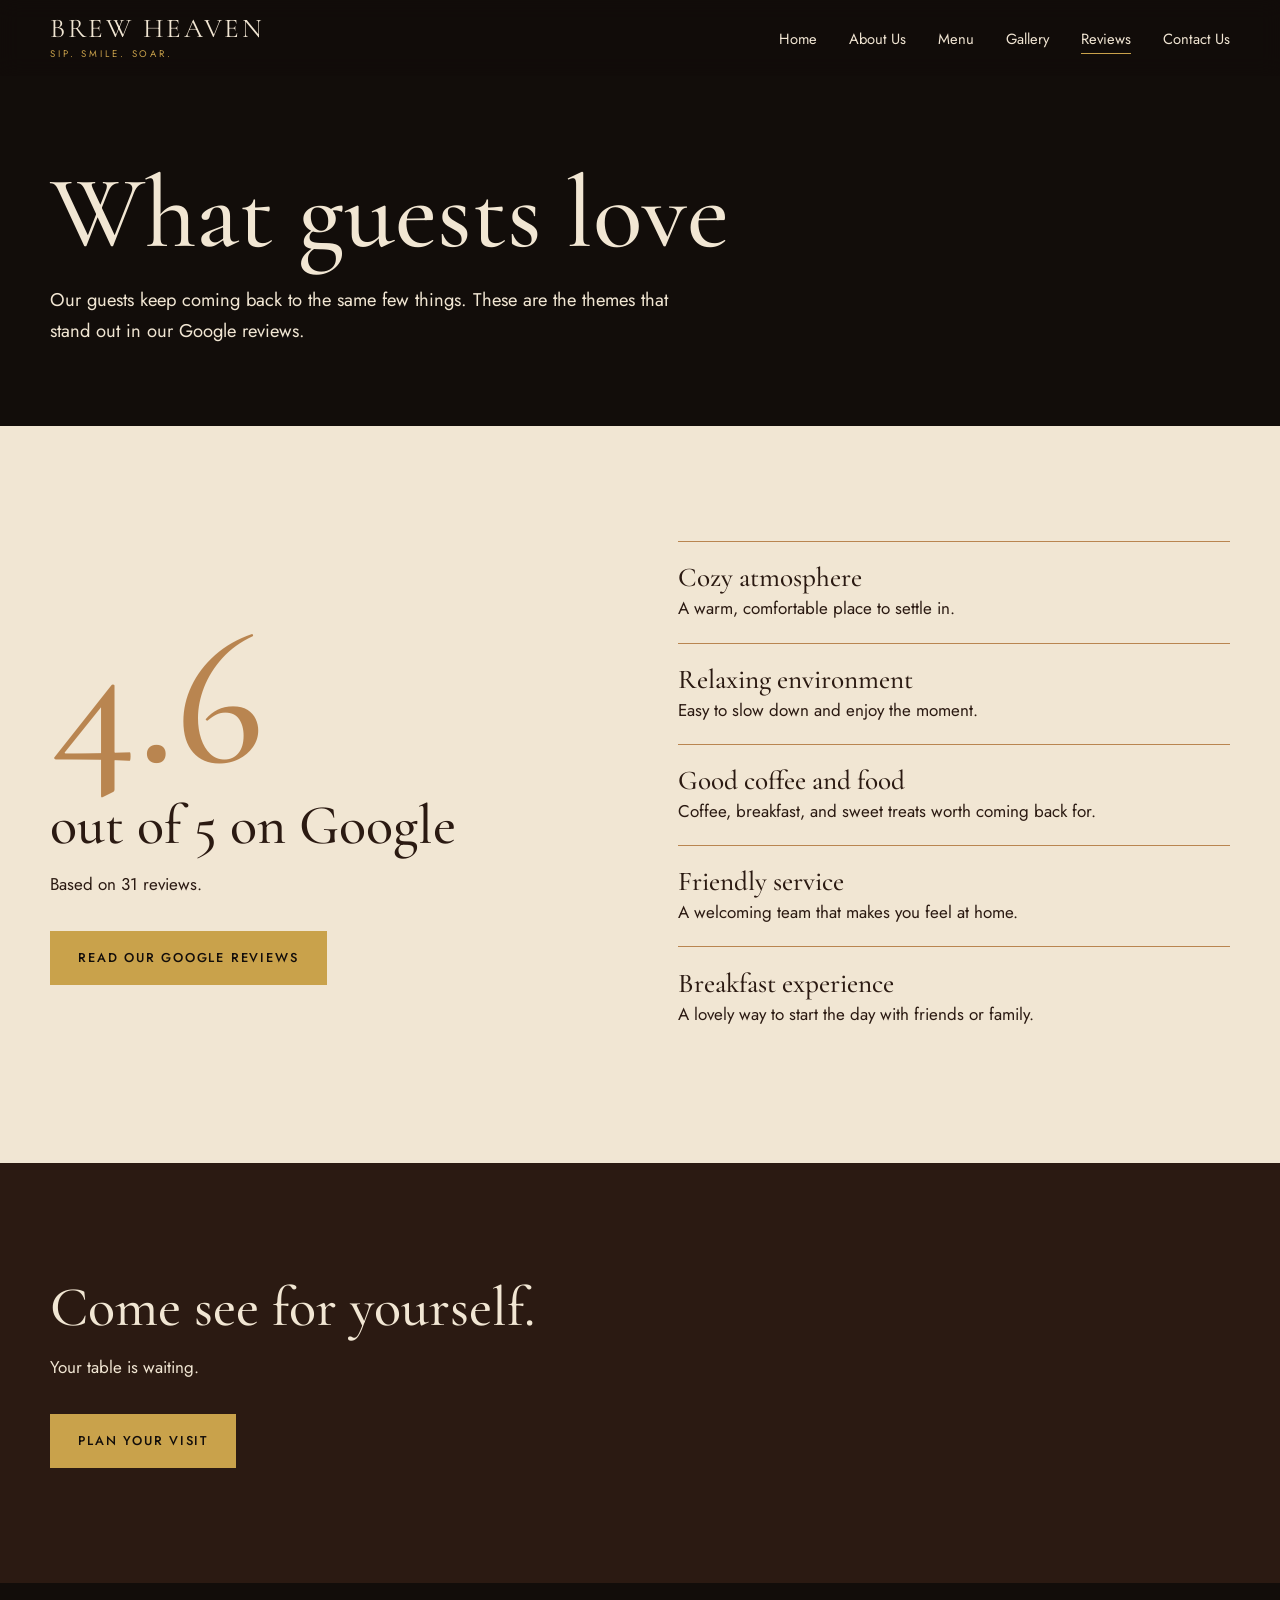
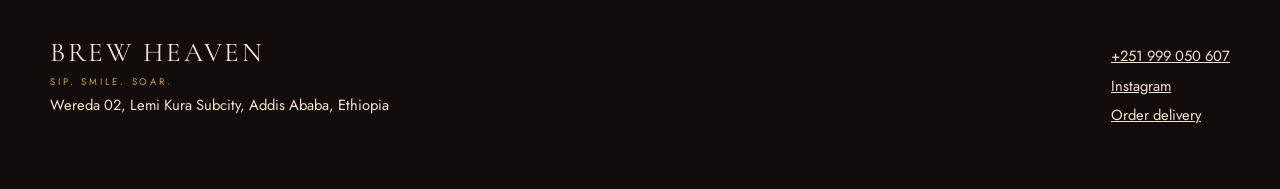
<file: reviews.html>
<!DOCTYPE html>
<html lang="en"><head><meta charset="utf-8"><meta name="viewport" content="width=device-width,initial-scale=1">
<title>Reviews | Brew Heaven Cafe</title><meta name="description" content="Brew Heaven Cafe is rated 4.6 out of 5 on Google from 31 reviews. See what guests love.">
<meta property="og:type" content="website"><meta property="og:title" content="Reviews | Brew Heaven Cafe"><meta property="og:description" content="Brew Heaven Cafe is rated 4.6 out of 5 on Google from 31 reviews. See what guests love."><meta property="og:image" content="images/interior-counter.jpg">
<link rel="preconnect" href="https://fonts.googleapis.com"><link rel="preconnect" href="https://fonts.gstatic.com" crossorigin>
<link href="https://fonts.googleapis.com/css2?family=Cormorant+Garamond:wght@500;600&family=Jost:wght@400;500&display=swap" rel="stylesheet">
<link rel="stylesheet" href="css/styles.css"></head><body>
<header><div class="wrap bar">
<!-- LOGO: when you have the logo file, replace the text below with <img src="images/logo.png" alt="Brew Heaven Cafe" height="44"> -->
<a class="brand" href="index.html">BREW HEAVEN<small>SIP. SMILE. SOAR.</small></a>
<button id="burger" aria-label="Open menu" aria-expanded="false" aria-controls="menu">Menu</button>
<nav aria-label="Main"><ul class="menu" id="menu"><li><a href="index.html">Home</a></li><li><a href="about.html">About Us</a></li><li><a href="menu.html">Menu</a></li><li><a href="gallery.html">Gallery</a></li><li><a href="reviews.html" aria-current="page">Reviews</a></li><li><a href="contact.html">Contact Us</a></li></ul></nav></div></header>
<main><section class="phead black"><div class="wrap"><h1>What guests love</h1><p>Our guests keep coming back to the same few things. These are the themes that stand out in our Google reviews.</p></div></section><section class="cream"><div class="wrap"><div class="split"><div><div class="rate">4.6</div><h2>out of 5 on Google</h2><p>Based on 31 reviews.</p><div class="btns"><a class="btn fill" href="https://www.google.com/maps/search/?api=1&query=Brew%20Heaven%20Cafe%20Addis%20Ababa" target="_blank" rel="noopener">READ OUR GOOGLE REVIEWS</a></div></div><ul class="themes"><li><b>Cozy atmosphere</b>A warm, comfortable place to settle in.</li><li><b>Relaxing environment</b>Easy to slow down and enjoy the moment.</li><li><b>Good coffee and food</b>Coffee, breakfast, and sweet treats worth coming back for.</li><li><b>Friendly service</b>A welcoming team that makes you feel at home.</li><li><b>Breakfast experience</b>A lovely way to start the day with friends or family.</li></ul></div></div></section><section class="dark"><div class="wrap"><h2>Come see for yourself.</h2><p>Your table is waiting.</p><div class="btns"><a class="btn fill" href="contact.html" >PLAN YOUR VISIT</a></div></div></section></main>
<footer><div class="wrap"><div><a class="brand" href="index.html">BREW HEAVEN<small>SIP. SMILE. SOAR.</small></a><p>Wereda 02, Lemi Kura Subcity, Addis Ababa, Ethiopia</p></div>
<div><p><a href="tel:+251999050607">+251 999 050 607</a></p><p><a href="https://www.instagram.com/brewheaven_addis/" target="_blank" rel="noopener">Instagram</a></p><p><a href="https://deliveraddis.com/restaurants/brew-heaven" target="_blank" rel="noopener">Order delivery</a></p></div></div></footer>
<script src="js/main.js"></script></body></html>
</file>
<file: css/styles.css>
:root{--esp:#2b1a12;--black:#120d0a;--cream:#f1e6d3;--ivory:#fbf7ef;--caramel:#b98550;--gold:#c9a24b;--avo:#7a9a45}
*{box-sizing:border-box;margin:0;padding:0}
html{scroll-behavior:smooth}
body{font:17px/1.7 Jost,system-ui,sans-serif;color:var(--esp);background:var(--ivory);animation:fade .6s}
@keyframes fade{from{opacity:0}}
img,video,iframe{display:block;max-width:100%}
a{color:inherit}
h1,h2,h3{font-family:"Cormorant Garamond",Georgia,serif;font-weight:500;line-height:1.05}
h1{font-size:clamp(2.7rem,8vw,6.4rem)}h2{font-size:clamp(2rem,4.6vw,3.5rem)}h3{font-size:1.7rem;margin-bottom:.2rem}
p{max-width:58ch;margin-top:1rem}
.wrap{width:min(1180px,100% - 2.5rem);margin-inline:auto}
section{padding:clamp(4rem,9vw,8rem) 0}
.dark{background:var(--esp);color:var(--cream)}.black{background:var(--black);color:var(--cream)}.cream{background:var(--cream)}
header{position:fixed;inset:0 0 auto;z-index:20;background:rgba(18,13,10,.84);backdrop-filter:blur(10px);color:var(--cream)}
.bar{display:flex;justify-content:space-between;align-items:center;height:76px}
.brand{font-family:"Cormorant Garamond",Georgia,serif;font-size:1.7rem;letter-spacing:.1em;text-decoration:none;line-height:1}
.brand small{display:block;font:.6rem Jost,sans-serif;letter-spacing:.3em;color:var(--gold);margin-top:.35rem}
.menu{display:flex;gap:2rem;list-style:none}
.menu a{text-decoration:none;font-size:.92rem;padding:.3rem 0;background:linear-gradient(var(--gold),var(--gold)) 0 100%/0 1px no-repeat;transition:background-size .3s}
.menu a:hover,.menu a[aria-current]{background-size:100% 1px}
#burger{display:none;background:none;border:1px solid var(--gold);color:inherit;padding:.5rem .9rem;font:inherit;cursor:pointer}
.btn{display:inline-block;padding:.95rem 1.7rem;border:1px solid var(--gold);color:inherit;text-decoration:none;font-size:.8rem;font-weight:500;letter-spacing:.14em;transition:.3s}
.btn:hover{background:var(--gold);color:var(--black)}
.btn.fill{background:var(--gold);color:var(--black)}.btn.fill:hover{background:transparent;color:var(--gold)}
.btns{display:flex;flex-wrap:wrap;gap:1rem;margin-top:2rem}
:focus-visible{outline:2px solid var(--gold);outline-offset:3px}
.hero{position:relative;min-height:100svh;display:flex;align-items:flex-end;padding:0;color:#fff;overflow:hidden;background:var(--black)}
.hero video{position:absolute;inset:0;width:100%;height:100%;object-fit:cover}
.hero::after{content:"";position:absolute;inset:0;background:linear-gradient(rgba(18,13,10,.6),rgba(18,13,10,.35) 45%,rgba(18,13,10,.88))}
.hero .wrap{position:relative;z-index:2;padding:9rem 0 6rem}
.hero .intro{letter-spacing:.3em;font-size:.8rem;color:var(--gold);margin:0 0 1rem}
.hero h1 span{display:inline-block;opacity:0;transform:translateY(.4em);animation:up .9s forwards}
@keyframes up{to{opacity:1;transform:none}}
.hero p{font-size:1.15rem}
.scroll{position:absolute;z-index:2;right:2rem;bottom:2rem;width:1px;height:70px;background:linear-gradient(var(--gold),transparent);animation:drip 2s infinite}
@keyframes drip{50%{transform:scaleY(.4);transform-origin:top}}
.ph{overflow:hidden;background:var(--black)}
.ph img{width:100%;height:100%;object-fit:cover;transition:transform .9s ease}
.ph:hover img{transform:scale(1.06)}
.tall{aspect-ratio:4/5}.land{aspect-ratio:16/10}
.split{display:grid;grid-template-columns:1fr 1fr;gap:clamp(2rem,6vw,6rem);align-items:center}
.rev>:first-child{order:2}
.duo{display:grid;grid-template-columns:3fr 2fr;gap:1rem;align-items:start}
.duo .ph:first-child{aspect-ratio:4/5}.duo .ph:last-child{aspect-ratio:3/4;margin-top:30%}
.pair{display:grid;grid-template-columns:7fr 5fr;gap:clamp(1.5rem,4vw,4rem);align-items:start;margin-top:3rem}
.pair.flip{grid-template-columns:5fr 7fr}
.pair figure:nth-child(2){margin-top:22%}
.pair.flip figure:nth-child(2){margin-top:0}.pair.flip figure:nth-child(1){margin-top:22%}
.pair .ph{aspect-ratio:4/5}.pair .ph.wide{aspect-ratio:4/3}
figcaption{padding-top:1rem}figcaption p{margin-top:.3rem}
.tri{display:grid;grid-template-columns:1.4fr 1fr 1fr;gap:1rem;margin-top:3rem;align-items:end}
.tri .ph:nth-child(1){aspect-ratio:3/4}.tri .ph:nth-child(2){aspect-ratio:1}.tri .ph:nth-child(3){aspect-ratio:4/5}
.phead{padding:10rem 0 5rem}.phead p{font-size:1.15rem}
.mas{columns:3 260px;column-gap:1rem}
.g{display:block;width:100%;margin-bottom:1rem;padding:0;border:0;cursor:zoom-in;overflow:hidden;break-inside:avoid;background:none}
.g img{width:100%;height:auto;transition:transform .9s}.g:hover img{transform:scale(1.05)}
#lb{position:fixed;inset:0;z-index:50;background:rgba(10,6,4,.95);display:flex;align-items:center;justify-content:center}
#lb[hidden]{display:none}
#lb img{max-width:88vw;max-height:84vh;object-fit:contain}
#lb button{position:absolute;background:none;border:1px solid var(--gold);color:var(--cream);width:3rem;height:3rem;font-size:1.6rem;cursor:pointer}
#lb .x{top:1rem;right:1rem}#lb .pv,#lb .nx{top:50%;margin-top:-1.5rem}#lb .pv{left:.7rem}#lb .nx{right:.7rem}
.rate{font:500 clamp(6rem,18vw,12rem)/1 "Cormorant Garamond",Georgia,serif;color:var(--caramel)}
.themes{list-style:none}.themes li{padding:1.2rem 0;border-top:1px solid var(--caramel)}
.themes b{font:500 1.7rem "Cormorant Garamond",Georgia,serif;display:block}
dt{color:var(--caramel);font-size:.85rem;margin-top:1.3rem}dd{font-size:1.1rem}
.map{min-height:420px}.map iframe{width:100%;height:100%;min-height:420px;border:0}
footer{padding:3.5rem 0;background:var(--black);color:var(--cream);font-size:.92rem}
footer .wrap{display:flex;flex-wrap:wrap;gap:2rem;justify-content:space-between}
footer p{margin:.3rem 0}
.rv{opacity:0;transition:opacity 1s}.rv.in{opacity:1}
@media(max-width:820px){
#burger{display:block}
.menu{display:none;position:absolute;top:76px;left:0;right:0;flex-direction:column;gap:0;background:var(--black);padding:.5rem 1.25rem 1rem}
.menu.open{display:flex}.menu a{display:block;padding:.9rem 0}
.split,.pair,.pair.flip,.tri{grid-template-columns:1fr}
.rev>:first-child{order:0}
.pair figure{margin-top:0!important}.pair{gap:2.5rem}
.duo .ph:last-child{margin-top:15%}
.mas{columns:2 140px}
.hero .wrap{padding-bottom:5rem}.scroll{display:none}
.btn{width:100%;text-align:center}
}
@media(prefers-reduced-motion:reduce){*{animation:none!important;transition:none!important}.hero h1 span,.rv{opacity:1;transform:none}}
</file>
